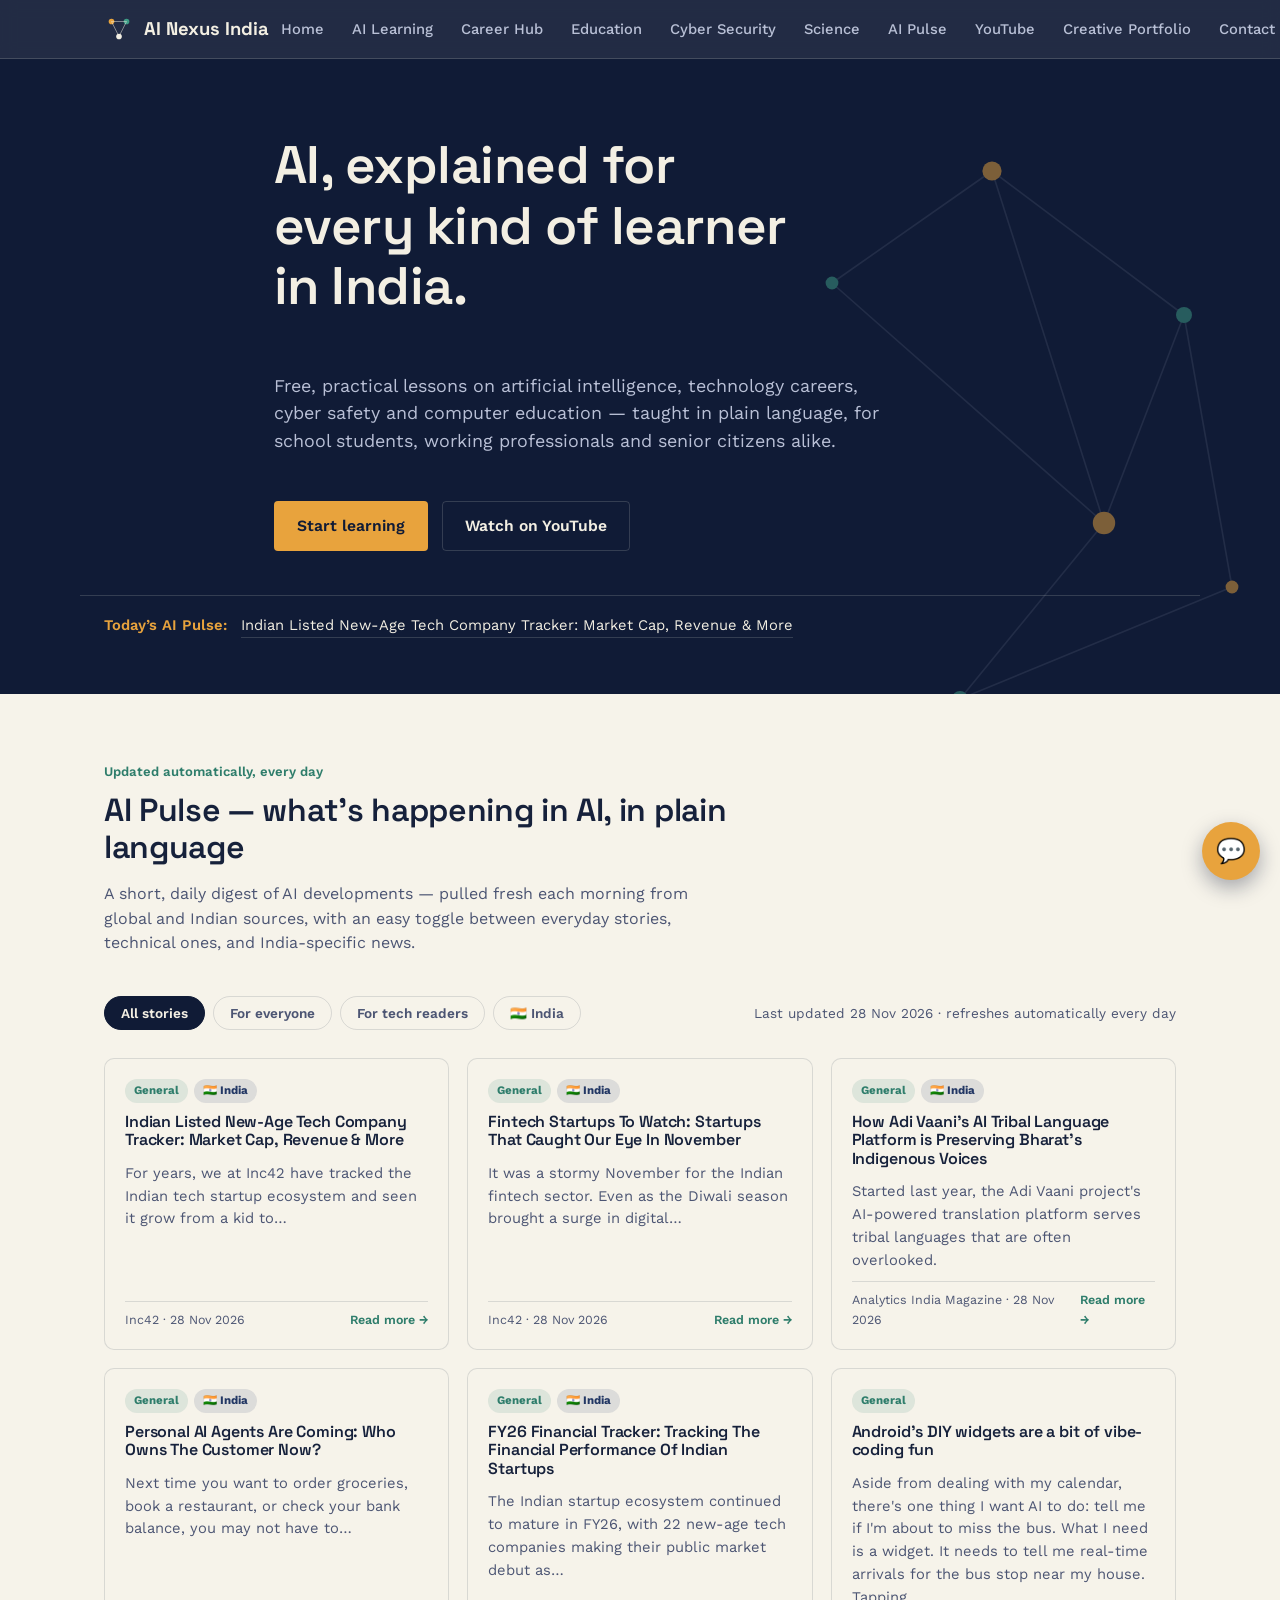
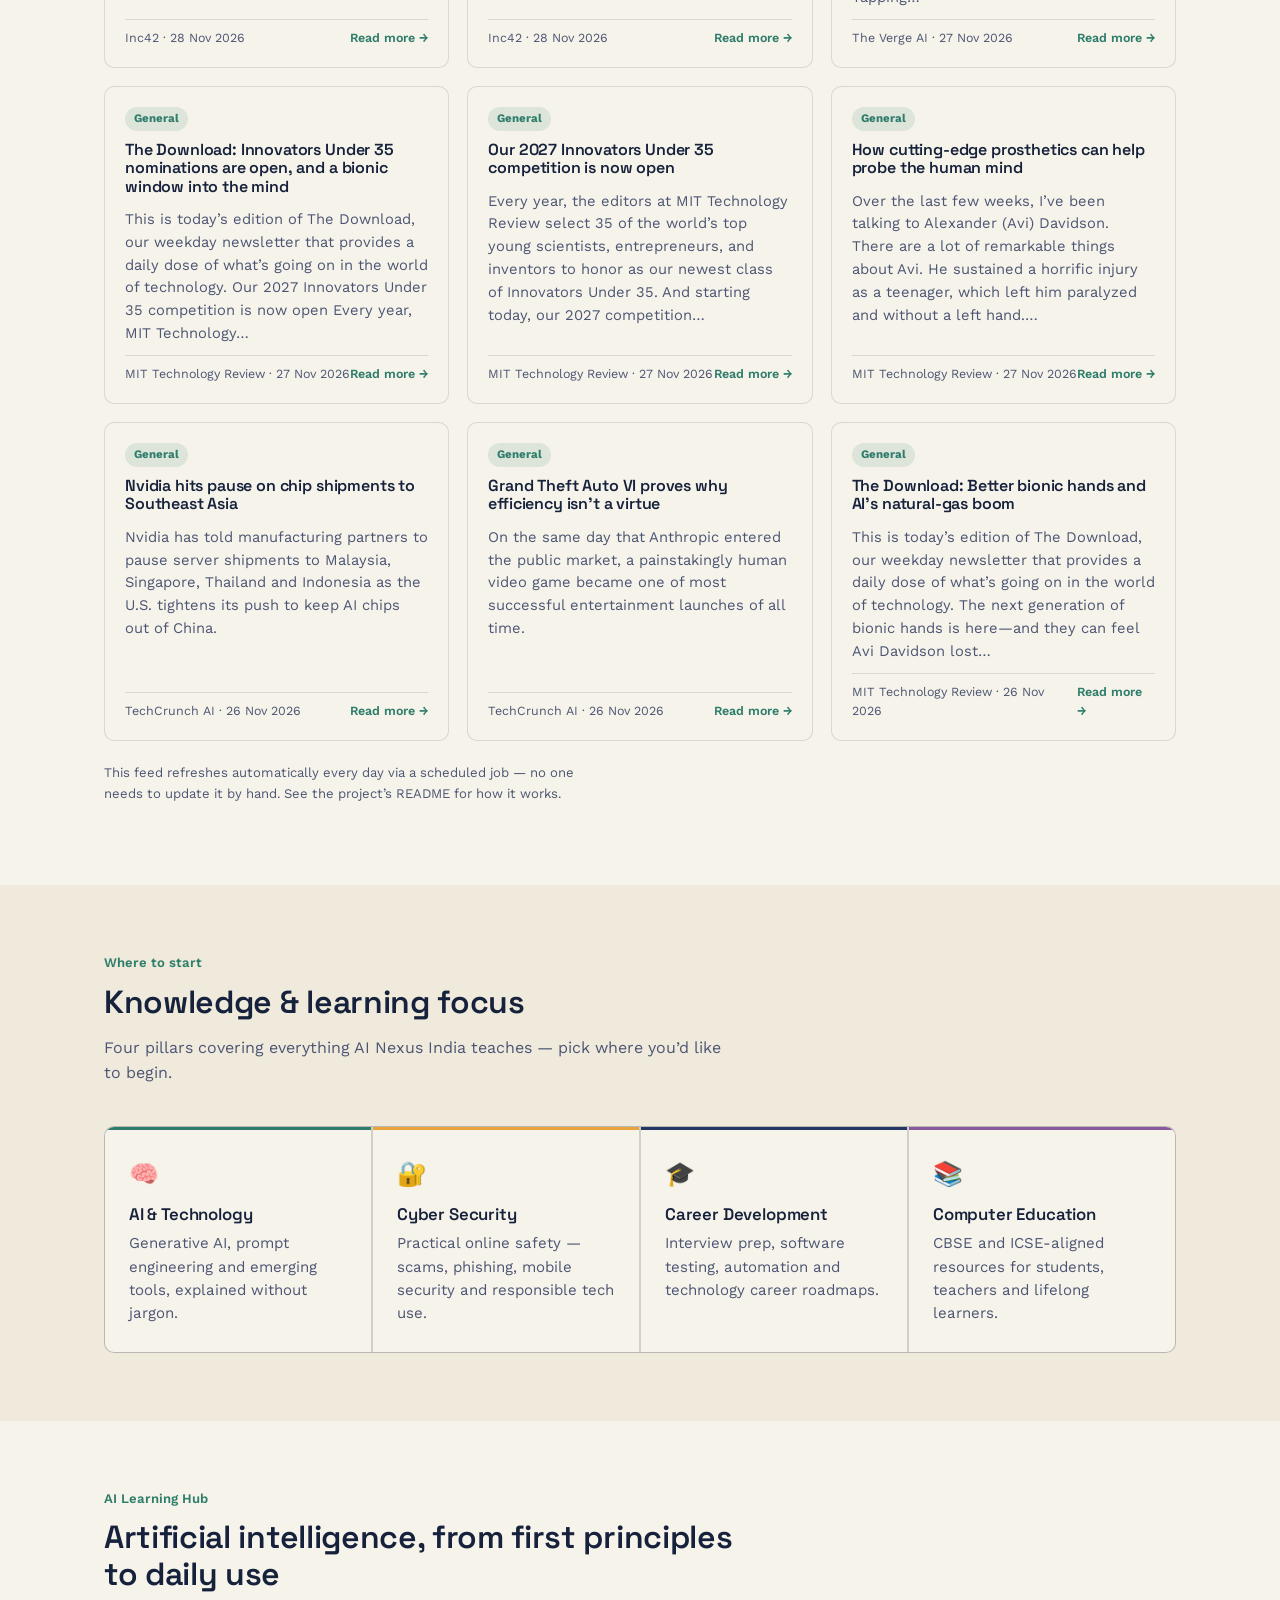
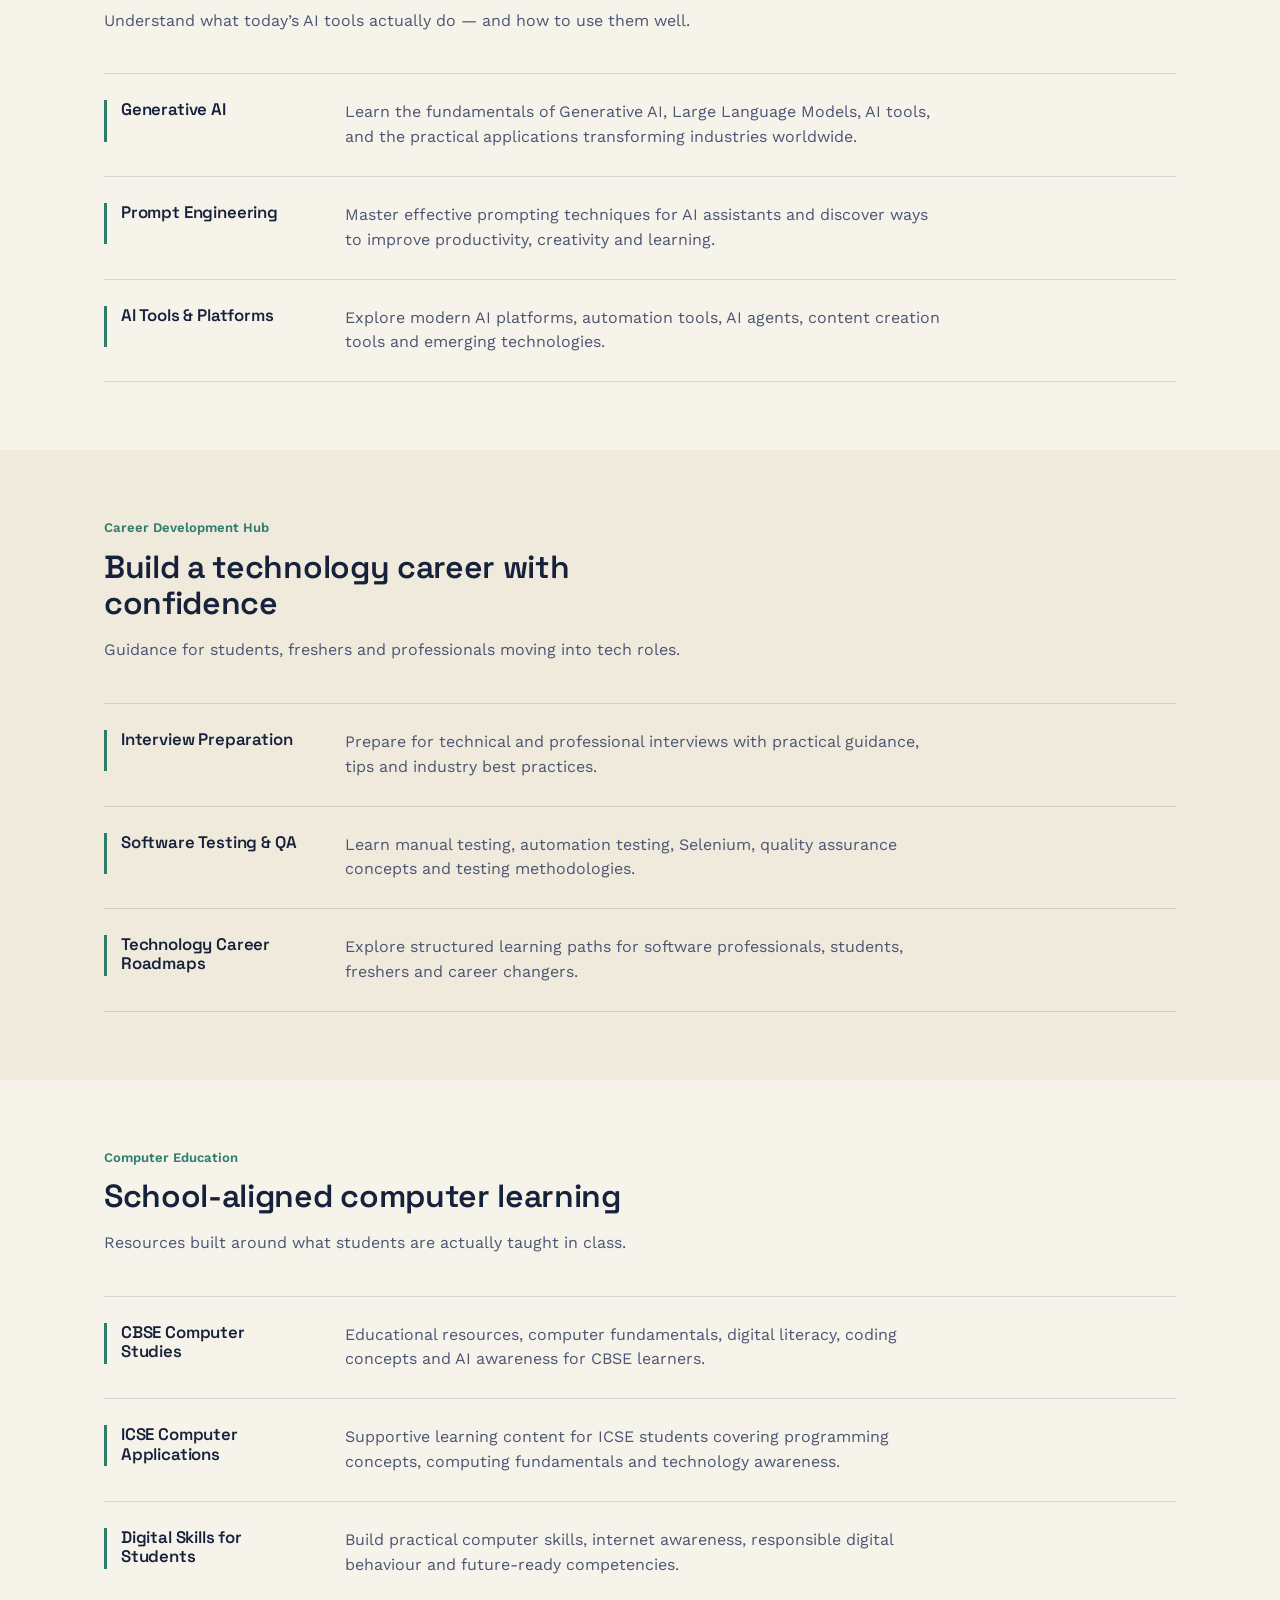
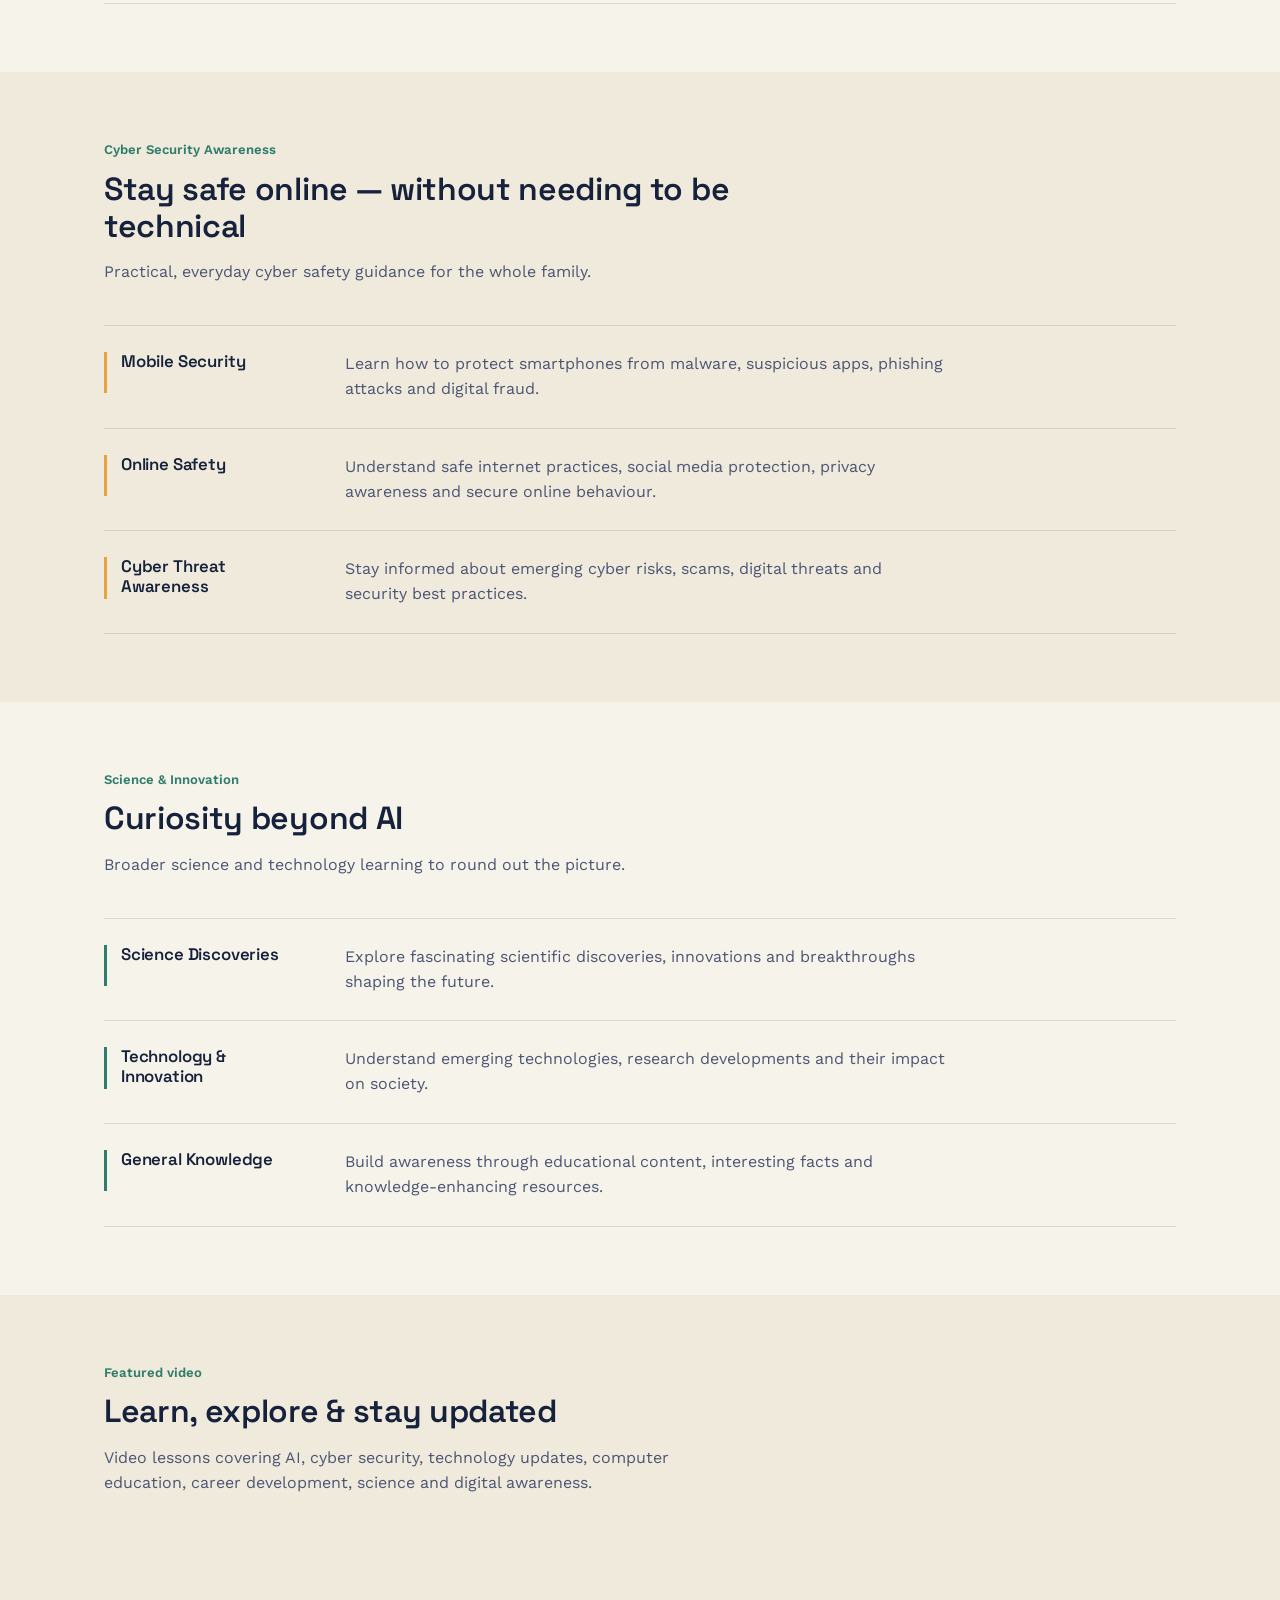
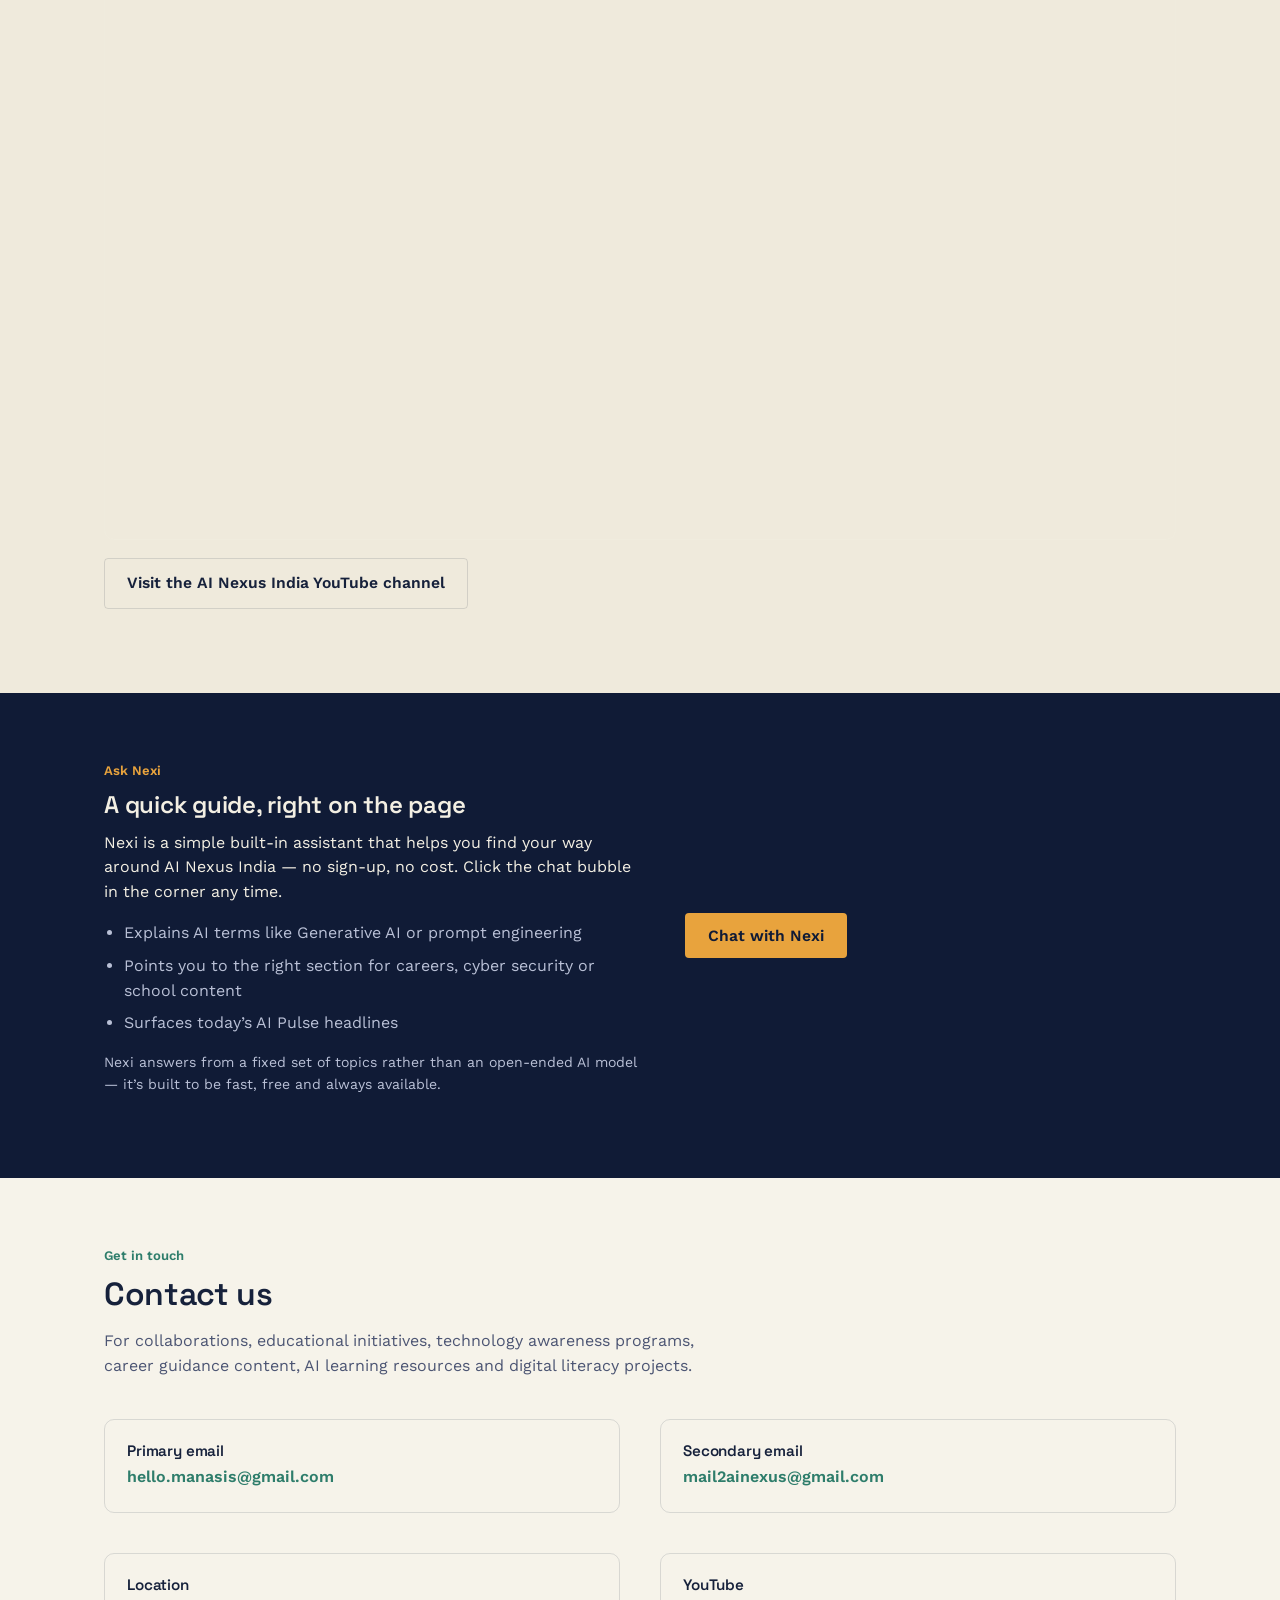
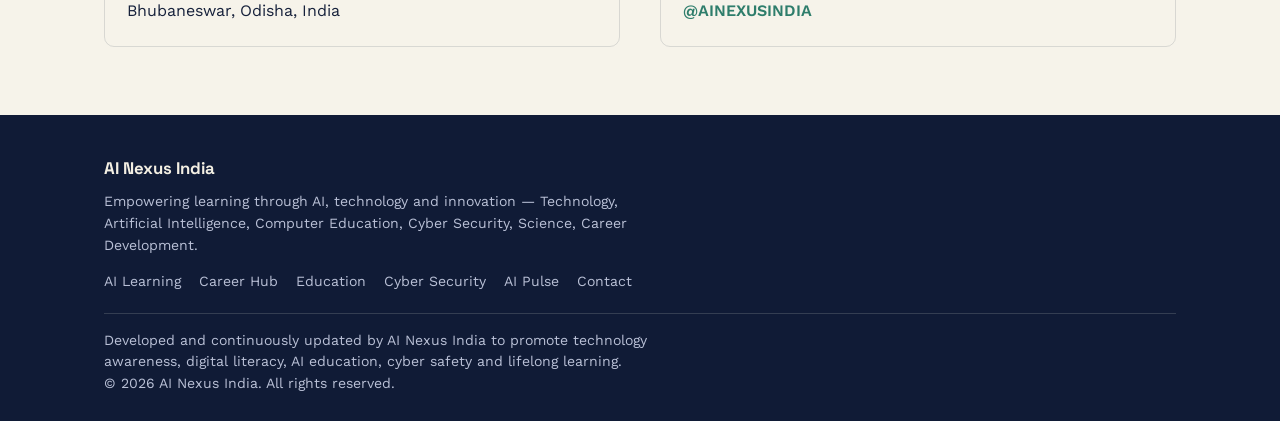
<file: index.html>
<!DOCTYPE html>
<html lang="en">
  <style>header a,nav a,header li,nav li{white-space:nowrap!important}</style>
<head>
<meta charset="UTF-8">
<meta name="viewport" content="width=device-width, initial-scale=1.0">
<title>AI Nexus India | AI, Technology, Cyber Security & Computer Education</title>
<meta name="description" content="AI Nexus India - Learn Artificial Intelligence, Technology, Cyber Security, Career Development, Computer Education, Science and Digital Awareness.">
<meta name="google-site-verification" content="vPa0_7bvlvVyQiDkyz-BJicGbuVnsJ7coK0LMzxPJMQ">
<link rel="canonical" href="https://ainexusindia.github.io/ainexusindia/">
<meta name="robots" content="index, follow">

<meta property="og:title" content="AI Nexus India | AI, Technology, Cyber Security & Computer Education">
<meta property="og:description" content="Free, practical lessons on AI, technology careers, cyber safety and computer education — for school students, professionals and lifelong learners across India.">
<meta property="og:type" content="website">
<meta name="theme-color" content="#101B36">

<link rel="preconnect" href="https://fonts.googleapis.com">
<link rel="preconnect" href="https://fonts.gstatic.com" crossorigin>
<link href="https://fonts.googleapis.com/css2?family=Space+Grotesk:wght@500;600;700&family=Work+Sans:wght@400;500;600&display=swap" rel="stylesheet">
<link rel="stylesheet" href="assets/css/style.css">
</head>
<body>

<header class="site-header">
  <nav class="nav container" aria-label="Primary">
    <a href="#home" class="brand">
      <svg class="brand-mark" viewBox="0 0 32 32" aria-hidden="true">
        <circle cx="8" cy="8" r="3" fill="#E8A33D"/>
        <circle cx="24" cy="8" r="3" fill="#3E9C86"/>
        <circle cx="16" cy="24" r="3" fill="#F3EFE3"/>
        <line x1="8" y1="8" x2="24" y2="8" stroke="#F3EFE3" stroke-opacity="0.5"/>
        <line x1="8" y1="8" x2="16" y2="24" stroke="#F3EFE3" stroke-opacity="0.5"/>
        <line x1="24" y1="8" x2="16" y2="24" stroke="#F3EFE3" stroke-opacity="0.5"/>
      </svg>
      AI Nexus India
    </a>
    <button class="nav-toggle" aria-label="Toggle menu" aria-expanded="false">&#9776;</button>
    <ul class="nav-links">
      <li><a href="#home">Home</a></li>
      <li><a href="#ai">AI Learning</a></li>
      <li><a href="#career">Career Hub</a></li>
      <li><a href="#education">Education</a></li>
      <li><a href="#cyber">Cyber Security</a></li>
      <li><a href="#science">Science</a></li>
      <li><a href="#pulse">AI Pulse</a></li>
      <li><a href="#youtube">YouTube</a></li>
      <li><a href="portfolio/" style="white-space:nowrap">Creative Portfolio</a></li>
      <li><a href="#contact">Contact</a></li>
    </ul>
  </nav>
</header>

<main>

<section class="hero" id="home">
  <svg class="hero-nodes" viewBox="0 0 800 500" preserveAspectRatio="xMidYMid slice" aria-hidden="true">
    <line class="edge" x1="620" y1="70" x2="740" y2="160"/>
    <line class="edge" x1="740" y1="160" x2="690" y2="290"/>
    <line class="edge" x1="620" y1="70" x2="690" y2="290"/>
    <line class="edge" x1="690" y1="290" x2="600" y2="400"/>
    <line class="edge" x1="740" y1="160" x2="770" y2="330"/>
    <line class="edge" x1="600" y1="400" x2="770" y2="330"/>
    <line class="edge" x1="620" y1="70" x2="520" y2="140"/>
    <line class="edge" x1="520" y1="140" x2="690" y2="290"/>
    <circle class="node" cx="620" cy="70" r="6"/>
    <circle class="node" cx="740" cy="160" r="5"/>
    <circle class="node" cx="690" cy="290" r="7"/>
    <circle class="node" cx="600" cy="400" r="5"/>
    <circle class="node" cx="770" cy="330" r="4"/>
    <circle class="node" cx="520" cy="140" r="4"/>
  </svg>
  <div class="container hero-inner">
    <h1>AI, explained for every kind of learner in India.</h1>
    <p class="lede">Free, practical lessons on artificial intelligence, technology careers, cyber safety and computer education — taught in plain language, for school students, working professionals and senior citizens alike.</p>
    <div class="hero-ctas">
      <a href="#ai" class="btn btn-primary">Start learning</a>
      <a href="https://www.youtube.com/@AINEXUSINDIA" class="btn btn-outline-dark" target="_blank" rel="noopener">Watch on YouTube</a>
    </div>
  </div>
  <div class="container hero-pulse-strip" id="hero-ticker">
    <strong>AI Pulse:</strong> loading today&rsquo;s AI headlines&hellip;
  </div>
</section>

<section id="pulse">
  <div class="container">
    <div class="section-head">
      <span class="section-kicker">Updated automatically, every day</span>
      <h2>AI Pulse — what&rsquo;s happening in AI, in plain language</h2>
      <p>A short, daily digest of AI developments — pulled fresh each morning from global and Indian sources, with an easy toggle between everyday stories, technical ones, and India-specific news.</p>
    </div>
    <div class="pulse-toolbar">
      <div class="pulse-filters" role="group" aria-label="Filter news">
        <button class="filter-btn active" data-filter="All">All stories</button>
        <button class="filter-btn" data-filter="General">For everyone</button>
        <button class="filter-btn" data-filter="Tech">For tech readers</button>
        <button class="filter-btn" data-filter="India">&#127470;&#127475; India</button>
      </div>
      <span class="pulse-updated" id="pulse-updated">Loading&hellip;</span>
    </div>
    <div class="pulse-grid" id="pulse-grid">
      <div class="pulse-empty">Loading today&rsquo;s AI Pulse&hellip;</div>
    </div>
    <p class="pulse-note">This feed refreshes automatically every day via a scheduled job — no one needs to update it by hand. See the project&rsquo;s README for how it works.</p>
  </div>
</section>

<section class="section-alt">
  <div class="container">
    <div class="section-head">
      <span class="section-kicker">Where to start</span>
      <h2>Knowledge &amp; learning focus</h2>
      <p>Four pillars covering everything AI Nexus India teaches — pick where you&rsquo;d like to begin.</p>
    </div>
    <div class="pillars">
      <div class="pillar">
        <span class="pillar-icon">&#129504;</span>
        <h3>AI &amp; Technology</h3>
        <p>Generative AI, prompt engineering and emerging tools, explained without jargon.</p>
      </div>
      <div class="pillar">
        <span class="pillar-icon">&#128272;</span>
        <h3>Cyber Security</h3>
        <p>Practical online safety — scams, phishing, mobile security and responsible tech use.</p>
      </div>
      <div class="pillar">
        <span class="pillar-icon">&#127891;</span>
        <h3>Career Development</h3>
        <p>Interview prep, software testing, automation and technology career roadmaps.</p>
      </div>
      <div class="pillar">
        <span class="pillar-icon">&#128218;</span>
        <h3>Computer Education</h3>
        <p>CBSE and ICSE-aligned resources for students, teachers and lifelong learners.</p>
      </div>
    </div>
  </div>
</section>

<section id="ai">
  <div class="container">
    <div class="section-head">
      <span class="section-kicker">AI Learning Hub</span>
      <h2>Artificial intelligence, from first principles to daily use</h2>
      <p>Understand what today&rsquo;s AI tools actually do — and how to use them well.</p>
    </div>
    <div class="hub-list">
      <div class="hub-item">
        <h3>Generative AI</h3>
        <p>Learn the fundamentals of Generative AI, Large Language Models, AI tools, and the practical applications transforming industries worldwide.</p>
      </div>
      <div class="hub-item">
        <h3>Prompt Engineering</h3>
        <p>Master effective prompting techniques for AI assistants and discover ways to improve productivity, creativity and learning.</p>
      </div>
      <div class="hub-item">
        <h3>AI Tools &amp; Platforms</h3>
        <p>Explore modern AI platforms, automation tools, AI agents, content creation tools and emerging technologies.</p>
      </div>
    </div>
  </div>
</section>

<section id="career" class="section-alt">
  <div class="container">
    <div class="section-head">
      <span class="section-kicker">Career Development Hub</span>
      <h2>Build a technology career with confidence</h2>
      <p>Guidance for students, freshers and professionals moving into tech roles.</p>
    </div>
    <div class="hub-list">
      <div class="hub-item">
        <h3>Interview Preparation</h3>
        <p>Prepare for technical and professional interviews with practical guidance, tips and industry best practices.</p>
      </div>
      <div class="hub-item">
        <h3>Software Testing &amp; QA</h3>
        <p>Learn manual testing, automation testing, Selenium, quality assurance concepts and testing methodologies.</p>
      </div>
      <div class="hub-item">
        <h3>Technology Career Roadmaps</h3>
        <p>Explore structured learning paths for software professionals, students, freshers and career changers.</p>
      </div>
    </div>
  </div>
</section>

<section id="education">
  <div class="container">
    <div class="section-head">
      <span class="section-kicker">Computer Education</span>
      <h2>School-aligned computer learning</h2>
      <p>Resources built around what students are actually taught in class.</p>
    </div>
    <div class="hub-list">
      <div class="hub-item">
        <h3>CBSE Computer Studies</h3>
        <p>Educational resources, computer fundamentals, digital literacy, coding concepts and AI awareness for CBSE learners.</p>
      </div>
      <div class="hub-item">
        <h3>ICSE Computer Applications</h3>
        <p>Supportive learning content for ICSE students covering programming concepts, computing fundamentals and technology awareness.</p>
      </div>
      <div class="hub-item">
        <h3>Digital Skills for Students</h3>
        <p>Build practical computer skills, internet awareness, responsible digital behaviour and future-ready competencies.</p>
      </div>
    </div>
  </div>
</section>

<section id="cyber" class="section-alt">
  <div class="container">
    <div class="section-head">
      <span class="section-kicker">Cyber Security Awareness</span>
      <h2>Stay safe online — without needing to be technical</h2>
      <p>Practical, everyday cyber safety guidance for the whole family.</p>
    </div>
    <div class="hub-list">
      <div class="hub-item">
        <h3>Mobile Security</h3>
        <p>Learn how to protect smartphones from malware, suspicious apps, phishing attacks and digital fraud.</p>
      </div>
      <div class="hub-item">
        <h3>Online Safety</h3>
        <p>Understand safe internet practices, social media protection, privacy awareness and secure online behaviour.</p>
      </div>
      <div class="hub-item">
        <h3>Cyber Threat Awareness</h3>
        <p>Stay informed about emerging cyber risks, scams, digital threats and security best practices.</p>
      </div>
    </div>
  </div>
</section>

<section id="science">
  <div class="container">
    <div class="section-head">
      <span class="section-kicker">Science &amp; Innovation</span>
      <h2>Curiosity beyond AI</h2>
      <p>Broader science and technology learning to round out the picture.</p>
    </div>
    <div class="hub-list">
      <div class="hub-item">
        <h3>Science Discoveries</h3>
        <p>Explore fascinating scientific discoveries, innovations and breakthroughs shaping the future.</p>
      </div>
      <div class="hub-item">
        <h3>Technology &amp; Innovation</h3>
        <p>Understand emerging technologies, research developments and their impact on society.</p>
      </div>
      <div class="hub-item">
        <h3>General Knowledge</h3>
        <p>Build awareness through educational content, interesting facts and knowledge-enhancing resources.</p>
      </div>
    </div>
  </div>
</section>

<section id="youtube" class="section-alt">
  <div class="container">
    <div class="section-head">
      <span class="section-kicker">Featured video</span>
      <h2>Learn, explore &amp; stay updated</h2>
      <p>Video lessons covering AI, cyber security, technology updates, computer education, career development, science and digital awareness.</p>
    </div>
    <div class="video-wrap">
      <iframe src="https://www.youtube.com/embed/mb7cuQNJI1w" title="AI Nexus India — featured video" allow="accelerometer; autoplay; clipboard-write; encrypted-media; gyroscope; picture-in-picture" allowfullscreen loading="lazy"></iframe>
    </div>
    <p style="margin-top:18px;"><a href="https://www.youtube.com/@AINEXUSINDIA" class="btn btn-outline-light" target="_blank" rel="noopener">Visit the AI Nexus India YouTube channel</a></p>
  </div>
</section>

<section class="section-dark">
  <div class="container nexi-promo">
    <div>
      <span class="section-kicker">Ask Nexi</span>
      <h2>A quick guide, right on the page</h2>
      <p>Nexi is a simple built-in assistant that helps you find your way around AI Nexus India — no sign-up, no cost. Click the chat bubble in the corner any time.</p>
      <ul>
        <li>Explains AI terms like Generative AI or prompt engineering</li>
        <li>Points you to the right section for careers, cyber security or school content</li>
        <li>Surfaces today&rsquo;s AI Pulse headlines</li>
      </ul>
      <p style="color: var(--cream-soft); font-size: 0.88rem;">Nexi answers from a fixed set of topics rather than an open-ended AI model — it&rsquo;s built to be fast, free and always available.</p>
    </div>
    <div>
      <button class="btn btn-primary" onclick="document.getElementById('nexi-launcher').click()">Chat with Nexi</button>
    </div>
  </div>
</section>

<section id="contact">
  <div class="container">
    <div class="section-head">
      <span class="section-kicker">Get in touch</span>
      <h2>Contact us</h2>
      <p>For collaborations, educational initiatives, technology awareness programs, career guidance content, AI learning resources and digital literacy projects.</p>
    </div>
    <div class="contact-grid">
      <div class="contact-card">
        <h3>Primary email</h3>
        <a href="mailto:hello.manasis@gmail.com">hello.manasis@gmail.com</a>
      </div>
      <div class="contact-card">
        <h3>Secondary email</h3>
        <a href="mailto:mail2ainexus@gmail.com">mail2ainexus@gmail.com</a>
      </div>
      <div class="contact-card">
        <h3>Location</h3>
        <p style="margin:0;">Bhubaneswar, Odisha, India</p>
      </div>
      <div class="contact-card">
        <h3>YouTube</h3>
        <a href="https://www.youtube.com/@AINEXUSINDIA" target="_blank" rel="noopener">@AINEXUSINDIA</a>
      </div>
    </div>
  </div>
</section>

</main>

<footer class="site-footer">
  <div class="container">
    <a href="#home" class="brand" style="font-size:1.05rem;">AI Nexus India</a>
    <p style="max-width:60ch;">Empowering learning through AI, technology and innovation — Technology, Artificial Intelligence, Computer Education, Cyber Security, Science, Career Development.</p>
    <ul class="footer-links">
      <li><a href="#ai">AI Learning</a></li>
      <li><a href="#career">Career Hub</a></li>
      <li><a href="#education">Education</a></li>
      <li><a href="#cyber">Cyber Security</a></li>
      <li><a href="#pulse">AI Pulse</a></li>
      <li><a href="#contact">Contact</a></li>
    </ul>
    <div class="footer-bottom">
      <p style="margin:0;">Developed and continuously updated by AI Nexus India to promote technology awareness, digital literacy, AI education, cyber safety and lifelong learning.<br>© 2026 AI Nexus India. All rights reserved.</p>
    </div>
  </div>
</footer>

<button class="nexi-launcher" id="nexi-launcher" aria-expanded="false" aria-controls="nexi-panel" aria-label="Open Nexi chat assistant">&#128172;</button>
<div class="nexi-panel" id="nexi-panel" role="dialog" aria-label="Nexi chat assistant">
  <div class="nexi-head">
    <div class="nexi-head-title">
      <span class="nexi-avatar">&#129302;</span>
      Nexi
    </div>
    <button class="nexi-close" id="nexi-close" aria-label="Close chat">&#10005;</button>
  </div>
  <div class="nexi-body" id="nexi-body"></div>
  <form class="nexi-form" id="nexi-form">
    <label for="nexi-input" class="visually-hidden">Ask Nexi a question</label>
    <input type="text" id="nexi-input" placeholder="Ask about AI, careers, cyber safety&hellip;" autocomplete="off">
    <button type="submit">Send</button>
  </form>
  <p class="nexi-disclaimer" id="nexi-disclaimer">Nexi is a simple guide-bot built into this page — not a live AI model.</p>
</div>

<script src="assets/js/main.js"></script>
</body>
</html>
</file>
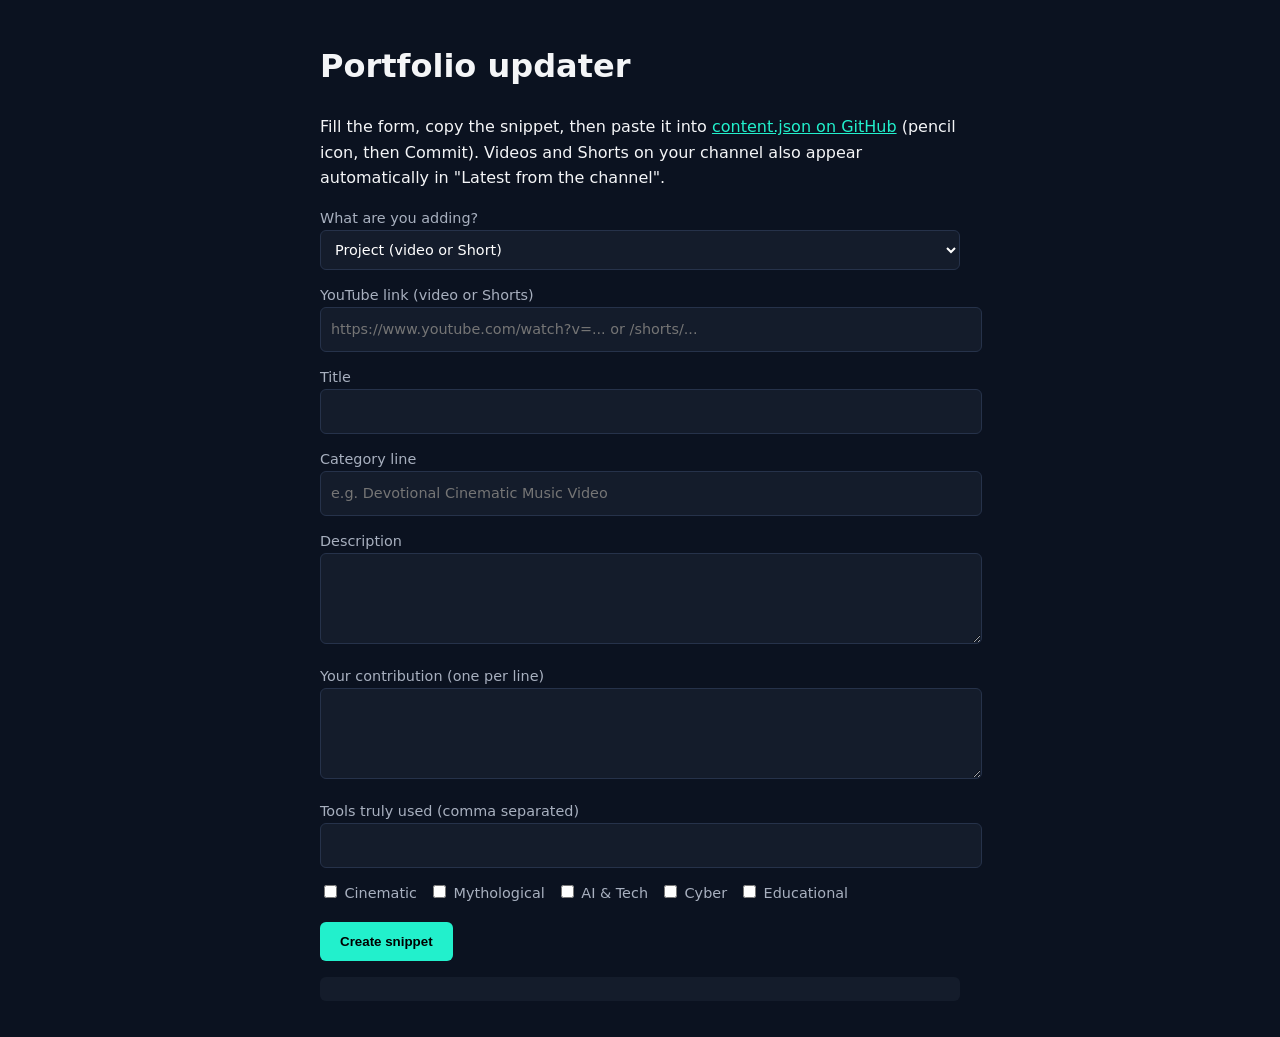
<file: portfolio/admin.html>
<!DOCTYPE html><html lang="en"><head><meta charset="utf-8"><meta name="viewport" content="width=device-width,initial-scale=1"><meta name="robots" content="noindex"><title>Portfolio updater</title>
<style>body{font:16px/1.6 system-ui;background:#0B1220;color:#F4F5F7;max-width:640px;margin:0 auto;padding:20px}label{display:block;margin-top:14px;font-size:.9rem;color:#A8B0BF}input,textarea,select{width:100%;padding:10px;background:#141C2B;border:1px solid #26324a;color:#fff;border-radius:6px;font:inherit}button{margin-top:16px;padding:12px 20px;border:0;border-radius:6px;background:#22F0CC;font-weight:700;cursor:pointer}pre{background:#141C2B;padding:12px;white-space:pre-wrap;word-break:break-all;border-radius:6px}a{color:#22F0CC}.t label{display:inline-block;margin-right:12px}.t input{width:auto}</style></head><body>
<h1>Portfolio updater</h1>
<p>Fill the form, copy the snippet, then paste it into <a id="ed" href="#" target="_blank">content.json on GitHub</a> (pencil icon, then Commit). Videos and Shorts on your channel also appear automatically in "Latest from the channel".</p>
<label>What are you adding?<select id="k"><option value="p">Project (video or Short)</option><option value="g">Gallery image</option></select></label>
<div id="pf"><label>YouTube link (video or Shorts)<input id="u" placeholder="https://www.youtube.com/watch?v=... or /shorts/..."></label>
<label>Title<input id="ti"></label><label>Category line<input id="ca" placeholder="e.g. Devotional Cinematic Music Video"></label>
<label>Description<textarea id="de" rows="3"></textarea></label>
<label>Your contribution (one per line)<textarea id="ro" rows="3"></textarea></label>
<label>Tools truly used (comma separated)<input id="to"></label>
<div class="t"><label><input type="checkbox" value="cinematic"> Cinematic</label><label><input type="checkbox" value="myth"> Mythological</label><label><input type="checkbox" value="tech"> AI &amp; Tech</label><label><input type="checkbox" value="cyber"> Cyber</label><label><input type="checkbox" value="edu"> Educational</label></div></div>
<div id="gf" hidden><label>Image file name (uploaded to portfolio/images/)<input id="fn" placeholder="scene1.jpg"></label><label>Description of the image<input id="al"></label><label>Caption (optional)<input id="cp"></label></div>
<button id="go">Create snippet</button><pre id="out"></pre><button id="cpy" hidden>Copy</button>
<script>const $=i=>document.getElementById(i);$("ed").href="https://github.com/ainexusindia/ainexusindia/edit/main/portfolio/content.json";
$("k").onchange=()=>{$("pf").hidden=$("k").value=="g";$("gf").hidden=$("k").value=="p"};
$("go").onclick=()=>{let o;if($("k").value=="g"){o={src:"images/"+$("fn").value.trim(),alt:$("al").value,caption:$("cp").value}}else{
const m=$("u").value.match(/(?:v=|youtu\.be\/|shorts\/|embed\/)([\w-]{11})/);if(!m){$("out").textContent="Please paste a valid YouTube link.";return}
o={id:m[1],tags:[...document.querySelectorAll(".t input:checked")].map(x=>x.value),title:$("ti").value,cat:$("ca").value,videoId:m[1],tools:$("to").value.split(",").map(s=>s.trim()).filter(Boolean),desc:$("de").value,role:$("ro").value.split("\n").map(s=>s.trim()).filter(Boolean)}}
$("out").textContent=JSON.stringify(o,null,1)+",";$("cpy").hidden=false};
$("cpy").onclick=()=>navigator.clipboard.writeText($("out").textContent).then(()=>$("cpy").textContent="Copied");</script></body></html>
</file>
<file: assets/css/style.css>
/* ============================================================
   AI Nexus India — Stylesheet
   Palette: deep indigo + marigold + jade, warm paper content
   Type: Space Grotesk (display) / Work Sans (body)
   ============================================================ */

:root {
  --indigo-950: #101B36;
  --indigo-800: #182645;
  --indigo-700: #223764;
  --paper: #F6F3EA;
  --paper-alt: #EFEADC;
  --ink: #16213B;
  --ink-soft: #4C5573;
  --cream: #F3EFE3;
  --cream-soft: #B9C0D6;
  --marigold: #E8A33D;
  --marigold-dark: #C9822A;
  --jade: #2E7D6B;
  --jade-light: #3E9C86;
  --line: rgba(22, 33, 59, 0.13);
  --line-dark: rgba(243, 239, 227, 0.16);
  --radius-s: 4px;
  --radius-m: 10px;
  --max: 1120px;
  --font-display: "Space Grotesk", "Segoe UI", sans-serif;
  --font-body: "Work Sans", "Segoe UI", sans-serif;
}

* { box-sizing: border-box; }
html { scroll-behavior: smooth; }

@media (prefers-reduced-motion: reduce) {
  html { scroll-behavior: auto; }
  *, *::before, *::after { animation-duration: 0.001ms !important; animation-iteration-count: 1 !important; transition-duration: 0.001ms !important; }
}

body {
  margin: 0;
  font-family: var(--font-body);
  background: var(--paper);
  color: var(--ink);
  line-height: 1.55;
  -webkit-font-smoothing: antialiased;
}

h1, h2, h3, h4 {
  font-family: var(--font-display);
  color: inherit;
  line-height: 1.15;
  margin: 0 0 0.5em;
  font-weight: 600;
  letter-spacing: -0.01em;
}

p { margin: 0 0 1em; max-width: 62ch; }
a { color: var(--jade); }
img { max-width: 100%; display: block; }

.container {
  max-width: var(--max);
  margin: 0 auto;
  padding: 0 24px;
}

:focus-visible {
  outline: 3px solid var(--marigold);
  outline-offset: 2px;
}

.visually-hidden {
  position: absolute;
  width: 1px; height: 1px;
  overflow: hidden;
  clip: rect(0 0 0 0);
  white-space: nowrap;
}

/* ---------- Buttons ---------- */
.btn {
  display: inline-flex;
  align-items: center;
  gap: 8px;
  font-family: var(--font-body);
  font-weight: 600;
  font-size: 0.98rem;
  padding: 12px 22px;
  border-radius: var(--radius-s);
  border: 1.5px solid transparent;
  cursor: pointer;
  text-decoration: none;
  transition: transform 0.15s ease, background 0.15s ease, border-color 0.15s ease;
}
.btn:hover { transform: translateY(-1px); }
.btn-primary { background: var(--marigold); color: var(--indigo-950); }
.btn-primary:hover { background: #f0b155; }
.btn-outline-dark { background: transparent; border-color: var(--line-dark); color: var(--cream); }
.btn-outline-dark:hover { border-color: var(--cream); background: rgba(243,239,227,0.06); }
.btn-outline-light { background: transparent; border-color: var(--line); color: var(--ink); }
.btn-outline-light:hover { border-color: var(--ink); }
.btn-small { padding: 7px 14px; font-size: 0.85rem; border-radius: var(--radius-s); }

/* ---------- Nav ---------- */
.site-header {
  position: sticky;
  top: 0;
  z-index: 100;
  background: rgba(16, 27, 54, 0.92);
  backdrop-filter: blur(8px);
  border-bottom: 1px solid var(--line-dark);
}
.nav {
  display: flex;
  align-items: center;
  justify-content: space-between;
  padding: 14px 24px;
}
.brand {
  display: flex;
  align-items: center;
  gap: 10px;
  color: var(--cream);
  text-decoration: none;
  font-family: var(--font-display);
  font-weight: 700;
  font-size: 1.15rem;
}
.brand-mark { width: 30px; height: 30px; flex: none; }
.nav-links {
  display: flex;
  gap: 4px;
  list-style: none;
  margin: 0; padding: 0;
}
.nav-links a {
  color: var(--cream-soft);
  text-decoration: none;
  font-size: 0.92rem;
  font-weight: 500;
  padding: 8px 12px;
  border-radius: var(--radius-s);
  transition: color 0.15s ease, background 0.15s ease;
}
.nav-links a:hover { color: var(--cream); background: rgba(243,239,227,0.07); }
.nav-toggle {
  display: none;
  background: none; border: 1px solid var(--line-dark);
  border-radius: var(--radius-s);
  color: var(--cream);
  width: 40px; height: 36px;
  cursor: pointer;
  font-size: 1.1rem;
}

@media (max-width: 880px) {
  .nav-links {
    position: absolute;
    top: 100%; left: 0; right: 0;
    background: var(--indigo-950);
    flex-direction: column;
    padding: 8px 24px 16px;
    border-bottom: 1px solid var(--line-dark);
    display: none;
  }
  .nav-links.open { display: flex; }
  .nav-links a { padding: 12px 6px; border-bottom: 1px solid var(--line-dark); border-radius: 0; }
  .nav-toggle { display: block; }
}

/* ---------- Hero ---------- */
.hero {
  position: relative;
  background: var(--indigo-950);
  color: var(--cream);
  overflow: hidden;
  padding: 76px 0 56px;
}
.hero-nodes {
  position: absolute;
  inset: 0;
  z-index: 0;
  opacity: 0.5;
}
.hero-nodes .edge { stroke: var(--cream-soft); stroke-opacity: 0.22; stroke-width: 1; }
.hero-nodes .node { fill: var(--marigold); transform-origin: center; animation: node-pulse 5.5s ease-in-out infinite; }
.hero-nodes .node:nth-of-type(2n) { fill: var(--jade-light); animation-delay: 0.6s; }
.hero-nodes .node:nth-of-type(3n) { animation-delay: 1.3s; }
.hero-nodes .node:nth-of-type(4n) { animation-delay: 2s; }
.hero-nodes .node:nth-of-type(5n) { animation-delay: 2.7s; }
@keyframes node-pulse {
  0%, 100% { opacity: 0.35; transform: scale(1); }
  50% { opacity: 0.95; transform: scale(1.35); }
}
.hero-inner {
  position: relative;
  z-index: 1;
  display: grid;
  gap: 28px;
  max-width: 780px;
}
.hero h1 {
  font-size: clamp(2.1rem, 4.6vw, 3.3rem);
  max-width: 16ch;
}
.hero .lede {
  color: var(--cream-soft);
  font-size: 1.12rem;
  max-width: 56ch;
}
.hero-ctas { display: flex; flex-wrap: wrap; gap: 14px; }

.hero-pulse-strip {
  position: relative;
  z-index: 1;
  margin-top: 44px;
  border-top: 1px solid var(--line-dark);
  padding-top: 18px;
  display: flex;
  align-items: baseline;
  gap: 14px;
  flex-wrap: wrap;
  font-size: 0.92rem;
  color: var(--cream-soft);
}
.hero-pulse-strip strong { color: var(--marigold); font-weight: 600; }
.hero-pulse-strip a { color: var(--cream); text-decoration: none; border-bottom: 1px solid var(--line-dark); }
.hero-pulse-strip a:hover { border-color: var(--cream); }

/* ---------- Sections ---------- */
section { padding: 68px 0; scroll-margin-top: 76px; }
.section-alt { background: var(--paper-alt); }
.section-dark { background: var(--indigo-950); color: var(--cream); }
.section-dark .section-head p { color: var(--cream-soft); }
.section-dark h2 { color: var(--cream); }

.section-head {
  max-width: 640px;
  margin-bottom: 40px;
}
.section-head h2 { font-size: clamp(1.5rem, 2.6vw, 2rem); }
.section-head p { color: var(--ink-soft); }
.section-kicker {
  display: block;
  font-size: 0.82rem;
  font-weight: 600;
  color: var(--jade);
  margin-bottom: 10px;
}
.section-dark .section-kicker { color: var(--marigold); }

/* ---------- Pillars grid (Knowledge & Learning Focus) ---------- */
.pillars {
  display: grid;
  grid-template-columns: repeat(auto-fit, minmax(230px, 1fr));
  gap: 2px;
  background: var(--line);
  border: 1px solid var(--line);
  border-radius: var(--radius-m);
  overflow: hidden;
}
.pillar {
  background: var(--paper);
  padding: 26px 24px;
  border-top: 3px solid var(--accent, var(--jade));
}
.pillar:nth-child(1) { --accent: var(--jade); }
.pillar:nth-child(2) { --accent: var(--marigold); }
.pillar:nth-child(3) { --accent: var(--indigo-700); }
.pillar:nth-child(4) { --accent: #8A5A9E; }
.pillar h3 { font-size: 1.05rem; margin-bottom: 8px; }
.pillar p { font-size: 0.94rem; color: var(--ink-soft); margin-bottom: 0; }
.pillar .pillar-icon { font-size: 1.5rem; margin-bottom: 12px; display: block; }

/* ---------- Editorial hub list (topic sections) ---------- */
.hub-list { display: grid; gap: 0; border-top: 1px solid var(--line); }
.hub-item {
  display: grid;
  grid-template-columns: 200px 1fr;
  gap: 24px;
  padding: 26px 0;
  border-bottom: 1px solid var(--line);
}
.hub-item h3 {
  font-size: 1.05rem;
  border-left: 3px solid var(--jade);
  padding-left: 14px;
}
.hub-item p { color: var(--ink-soft); margin: 0; padding-left: 17px; }
@media (max-width: 640px) {
  .hub-item { grid-template-columns: 1fr; gap: 8px; }
}

/* Cyber security variant uses marigold accent instead of jade */
#cyber .hub-item h3 { border-left-color: var(--marigold); }

/* ---------- AI Pulse (news) ---------- */
.pulse-toolbar {
  display: flex;
  align-items: center;
  justify-content: space-between;
  flex-wrap: wrap;
  gap: 14px;
  margin-bottom: 28px;
}
.pulse-filters { display: flex; gap: 8px; }
.filter-btn {
  font-family: var(--font-body);
  font-size: 0.85rem;
  font-weight: 600;
  padding: 8px 16px;
  border-radius: 999px;
  border: 1.5px solid var(--line);
  background: transparent;
  color: var(--ink-soft);
  cursor: pointer;
  transition: all 0.15s ease;
}
.filter-btn:hover { border-color: var(--jade); color: var(--ink); }
.filter-btn.active { background: var(--indigo-950); border-color: var(--indigo-950); color: var(--cream); }
.pulse-updated { font-size: 0.85rem; color: var(--ink-soft); }

.pulse-grid {
  display: grid;
  grid-template-columns: repeat(auto-fill, minmax(280px, 1fr));
  gap: 18px;
}
.pulse-card {
  background: var(--paper);
  border: 1px solid var(--line);
  border-radius: var(--radius-m);
  padding: 20px;
  display: flex;
  flex-direction: column;
  gap: 10px;
}
.pulse-tags { display: flex; gap: 6px; flex-wrap: wrap; }
.pulse-tag {
  align-self: flex-start;
  font-size: 0.72rem;
  font-weight: 700;
  padding: 3px 9px;
  border-radius: 999px;
  background: rgba(46, 125, 107, 0.12);
  color: var(--jade);
}
.pulse-tag.tag-tech { background: rgba(232, 163, 61, 0.16); color: var(--marigold-dark); }
.pulse-tag.tag-india { background: rgba(34, 55, 100, 0.12); color: var(--indigo-700); }
.pulse-card h3 { font-size: 1rem; margin-bottom: 2px; }
.pulse-card p { font-size: 0.92rem; color: var(--ink-soft); margin-bottom: 0; }
.pulse-meta {
  margin-top: auto;
  display: flex;
  justify-content: space-between;
  font-size: 0.78rem;
  color: var(--ink-soft);
  padding-top: 8px;
  border-top: 1px solid var(--line);
}
.pulse-meta a { color: var(--jade); text-decoration: none; font-weight: 600; }
.pulse-meta a:hover { text-decoration: underline; }
.pulse-empty, .pulse-error {
  padding: 30px;
  text-align: center;
  color: var(--ink-soft);
  border: 1px dashed var(--line);
  border-radius: var(--radius-m);
  grid-column: 1 / -1;
}
.pulse-note {
  margin-top: 22px;
  font-size: 0.82rem;
  color: var(--ink-soft);
}

/* ---------- YouTube ---------- */
.video-wrap {
  position: relative;
  width: 100%;
  padding-top: 56.25%;
  border-radius: var(--radius-m);
  overflow: hidden;
  border: 1px solid var(--line-dark);
}
.video-wrap iframe {
  position: absolute; inset: 0; width: 100%; height: 100%; border: 0;
}

/* ---------- Ask Nexi section ---------- */
.nexi-promo {
  display: grid;
  grid-template-columns: 1.1fr 1fr;
  gap: 40px;
  align-items: center;
}
.nexi-promo ul { padding-left: 20px; color: var(--cream-soft); }
.nexi-promo li { margin-bottom: 8px; }
@media (max-width: 780px) { .nexi-promo { grid-template-columns: 1fr; } }

/* ---------- Contact ---------- */
.contact-grid {
  display: grid;
  grid-template-columns: 1fr 1fr;
  gap: 40px;
}
.contact-card {
  border: 1px solid var(--line);
  border-radius: var(--radius-m);
  padding: 22px;
}
.contact-card h3 { font-size: 0.95rem; text-transform: none; margin-bottom: 6px; }
.contact-card a { color: var(--jade); font-weight: 600; text-decoration: none; }
@media (max-width: 780px) { .contact-grid { grid-template-columns: 1fr; } }

/* ---------- Footer ---------- */
.site-footer {
  background: var(--indigo-950);
  color: var(--cream-soft);
  padding: 40px 0 26px;
  font-size: 0.88rem;
}
.site-footer .brand { margin-bottom: 10px; }
.footer-links { display: flex; gap: 18px; flex-wrap: wrap; margin: 14px 0; padding: 0; list-style: none; }
.footer-links a { color: var(--cream-soft); text-decoration: none; }
.footer-links a:hover { color: var(--cream); }
.footer-bottom { border-top: 1px solid var(--line-dark); margin-top: 20px; padding-top: 16px; }

/* ---------- Nexi chat widget ---------- */
.nexi-launcher {
  position: fixed;
  right: 20px; bottom: 20px;
  z-index: 200;
  width: 58px; height: 58px;
  border-radius: 50%;
  background: var(--marigold);
  border: none;
  color: var(--indigo-950);
  font-size: 1.5rem;
  cursor: pointer;
  box-shadow: 0 8px 20px rgba(16,27,54,0.35);
  display: flex; align-items: center; justify-content: center;
  transition: transform 0.15s ease;
}
.nexi-launcher:hover { transform: scale(1.06); }

.nexi-panel {
  position: fixed;
  right: 20px; bottom: 90px;
  z-index: 200;
  width: min(360px, calc(100vw - 40px));
  height: min(500px, calc(100vh - 140px));
  background: var(--paper);
  border-radius: var(--radius-m);
  border: 1px solid var(--line);
  box-shadow: 0 20px 50px rgba(16,27,54,0.35);
  display: none;
  flex-direction: column;
  overflow: hidden;
}
.nexi-panel.open { display: flex; }
.nexi-head {
  background: var(--indigo-950);
  color: var(--cream);
  padding: 14px 16px;
  display: flex; align-items: center; justify-content: space-between;
}
.nexi-head-title { display: flex; align-items: center; gap: 10px; font-family: var(--font-display); font-weight: 600; }
.nexi-avatar { width: 30px; height: 30px; border-radius: 50%; background: var(--marigold); display:flex; align-items:center; justify-content:center; font-size: 1rem; }
.nexi-close { background: none; border: none; color: var(--cream-soft); font-size: 1.1rem; cursor: pointer; padding: 4px; }
.nexi-close:hover { color: var(--cream); }
.nexi-body {
  flex: 1;
  overflow-y: auto;
  padding: 16px;
  display: flex;
  flex-direction: column;
  gap: 10px;
  background: var(--paper);
}
.nexi-msg { max-width: 85%; padding: 10px 13px; border-radius: 12px; font-size: 0.9rem; line-height: 1.45; }
.nexi-msg.bot { background: var(--paper-alt); align-self: flex-start; border-bottom-left-radius: 3px; }
.nexi-msg.user { background: var(--indigo-950); color: var(--cream); align-self: flex-end; border-bottom-right-radius: 3px; }
.nexi-msg a { color: var(--jade); }
.nexi-msg.bot a { color: var(--jade); }
.nexi-chips { display: flex; flex-wrap: wrap; gap: 6px; margin-top: 4px; }
.nexi-chip {
  font-size: 0.78rem;
  padding: 6px 10px;
  border-radius: 999px;
  border: 1px solid var(--line);
  background: var(--paper);
  cursor: pointer;
}
.nexi-chip:hover { border-color: var(--jade); color: var(--jade); }
.nexi-typing { display: flex; gap: 4px; padding: 10px 13px; }
.nexi-typing span { width: 6px; height: 6px; border-radius: 50%; background: var(--ink-soft); opacity: 0.5; animation: nexi-blink 1.1s infinite ease-in-out; }
.nexi-typing span:nth-child(2) { animation-delay: 0.15s; }
.nexi-typing span:nth-child(3) { animation-delay: 0.3s; }
@keyframes nexi-blink { 0%, 80%, 100% { opacity: 0.3; } 40% { opacity: 1; } }

.nexi-form { display: flex; gap: 8px; padding: 12px; border-top: 1px solid var(--line); background: var(--paper); }
.nexi-form input {
  flex: 1;
  font-family: var(--font-body);
  font-size: 0.9rem;
  padding: 10px 12px;
  border-radius: var(--radius-s);
  border: 1px solid var(--line);
  background: #fff;
  color: var(--ink);
}
.nexi-form button {
  background: var(--indigo-950);
  color: var(--cream);
  border: none;
  border-radius: var(--radius-s);
  padding: 0 16px;
  cursor: pointer;
  font-weight: 600;
}
.nexi-form button:hover { background: var(--indigo-700); }
.nexi-disclaimer { font-size: 0.72rem; color: var(--ink-soft); padding: 0 14px 12px; }
</file>
